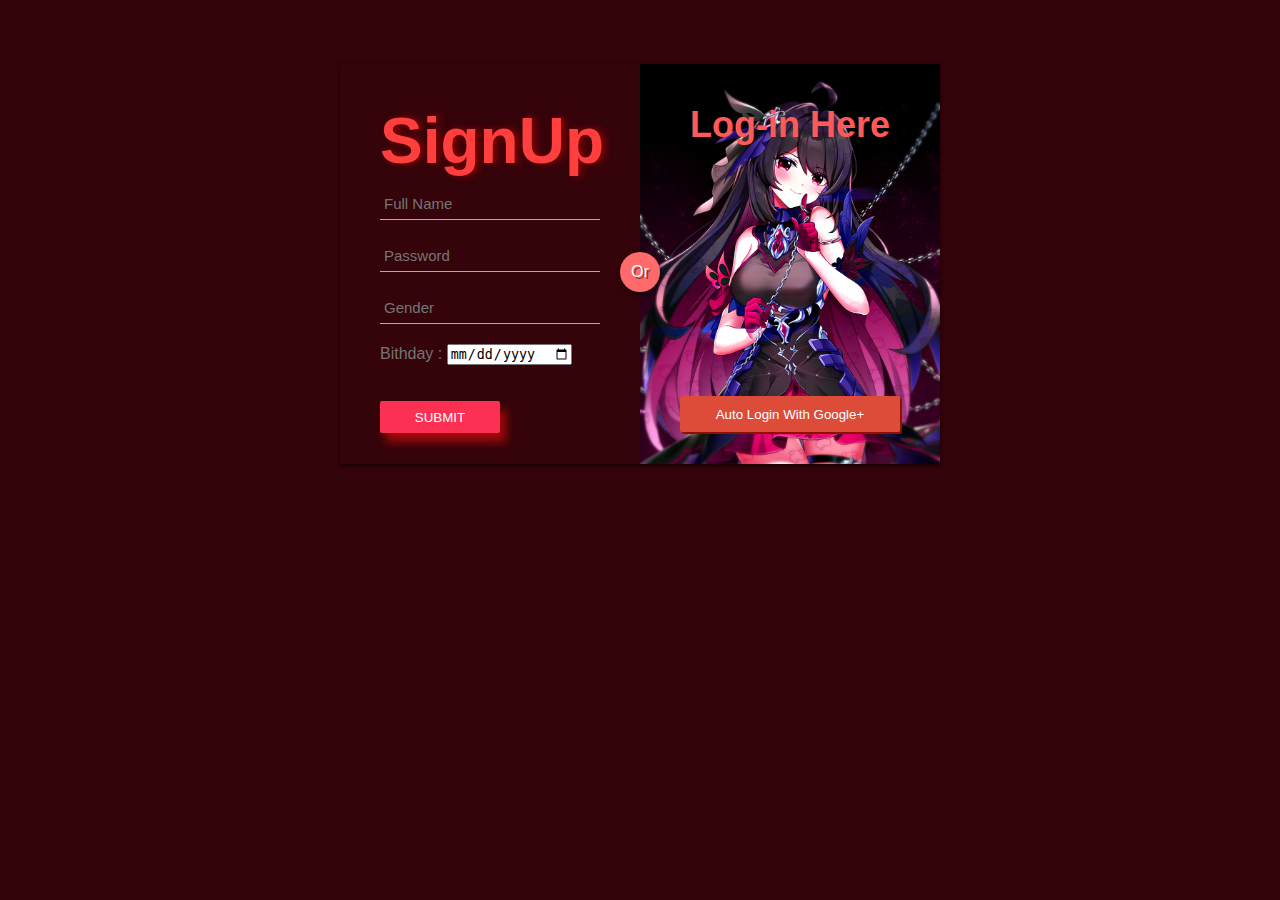
<file: index.html>
<!DOCTYPE html>
<html lang="en">
<head>
    <meta name="viewport" content="width=device-width, initial-scale=1">
    <meta name="google-signin-client_id" content="YOUR_CLIENT_ID.apps.googleusercontent.com">
    <title>Login Page</title>
    <link rel="stylesheet" type="text/css" href="style.css"
</head>

<body>
  <audio hidden autoplay>
  <source src="Chinese speaking meme.mp3" type="audio/mpeg">
  </audio>

    <div id="login-box">
    <div class="left-box">
         <h1 style="color:rgb(255, 62, 62)">SignUp</h1>
         <form action="main-menu.html">
        <input type="text" id="username" name="username" required placeholder="Full Name"/>
        <input type="password" name="email" required placeholder="Password"/>
       <input type="text" name="password" required placeholder="Gender"/>
        <p style="color: rgb(116, 116, 116)" required placeholder>
            Bithday :
        <input style="color: #000000"type="date" name="password" placeholder="Age"/>
        <br>
        <br>
        <br>
        <a href="main-menu.html"/> <input type="submit" name="signup-button" required value="Submit" required/>
        </form>
    </div> 

</a>
    <div class="right-box">
        <span class="signinwith"> Log-in Here <br><center><br><br><br><br><br></center></span>
        <button id="myBtn" class="social google"> Auto Login With Google+ </button>
       
        <div id="myModal" class="modal">
        
        <div class="modal-content">
            <span class="close">&times;</span>
            <p>this feature is not available yet, please try next time</p>
        </div>
    </div>

    <script>
        var modal = document.getElementById("myModal");
        
        var btn = document.getElementById("myBtn");
        
        var span = document.getElementsByClassName("close")[0];
      
        btn.onclick = function() {
          modal.style.display = "block";
        }
        
        span.onclick = function() {
          modal.style.display = "none";
        }
        
        window.onclick = function(event) {
          if (event.target == modal) {
            modal.style.display = "none";
          }
        }
        </script>
    
    <div class="or"> Or </div>
    </div>
</body>
</html>
</file>
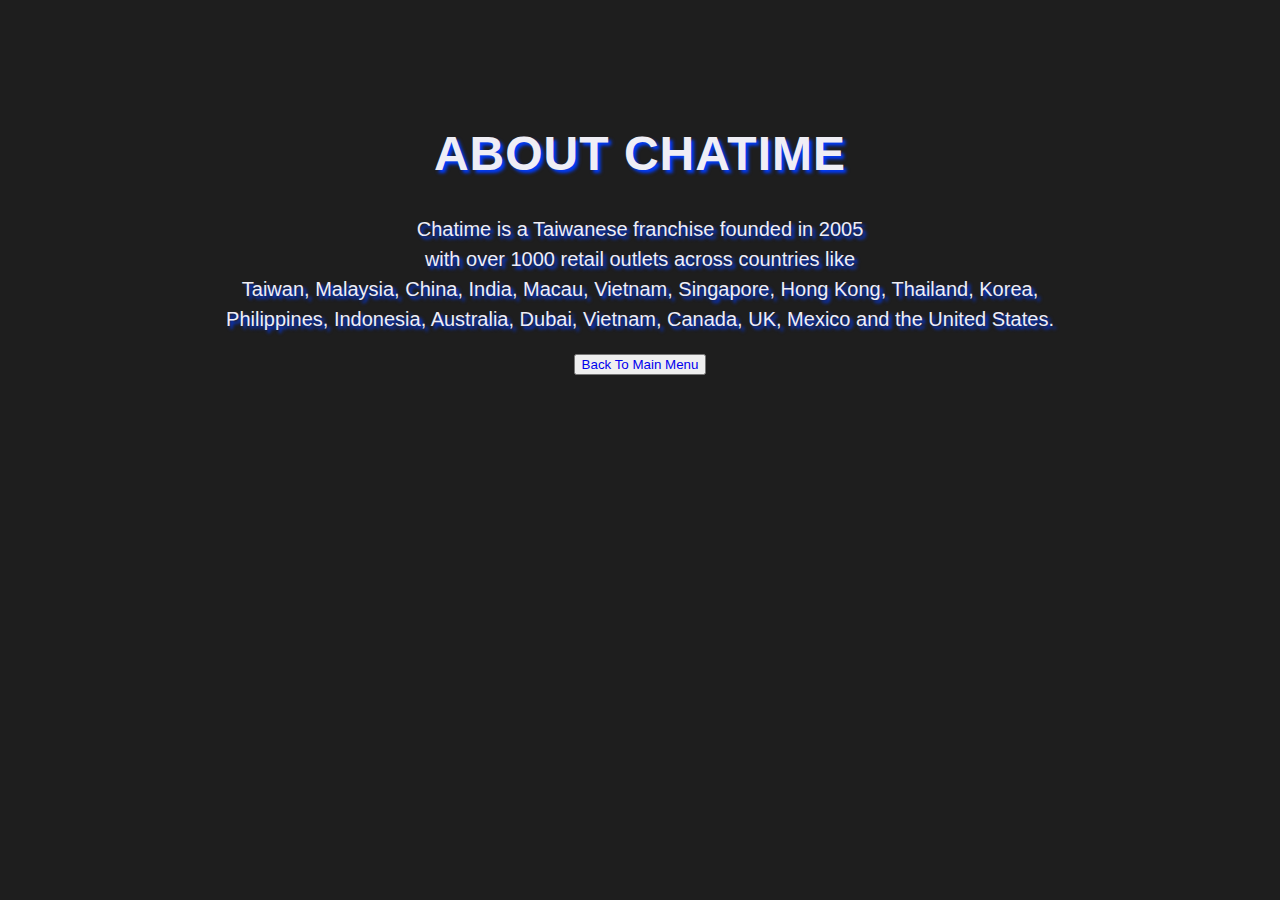
<file: about.html>
<!DOCTYPE html>
<html lang="en">

<head>
    <meta charset="UTF-8">
    <meta http-equiv="X-UA-Compatible" content="IE=edge">
    <meta name="viewport" content="width=device-width, initial-scale=1.0">
    <title>AboutUs</title>
    <link rel="stylesheet" href="about.css" </head> <body>

    <section class="header-content">
        <top>
            <center>
                <h1>About CHATIME</h1>
            <p>Chatime is a Taiwanese franchise founded in 2005<br>with over 1000 retail outlets across countries like<br>
                Taiwan, Malaysia, China, India, Macau, Vietnam, Singapore, Hong Kong, Thailand, Korea,<br>Philippines, Indonesia, Australia, Dubai, Vietnam, Canada, UK, Mexico and the United States.</p>
                <button> <a href="main-menu.html" style="text-decoration: none;">Back To Main Menu</a></button>
    </section>
    </header>
    </body>

</html>
</file>
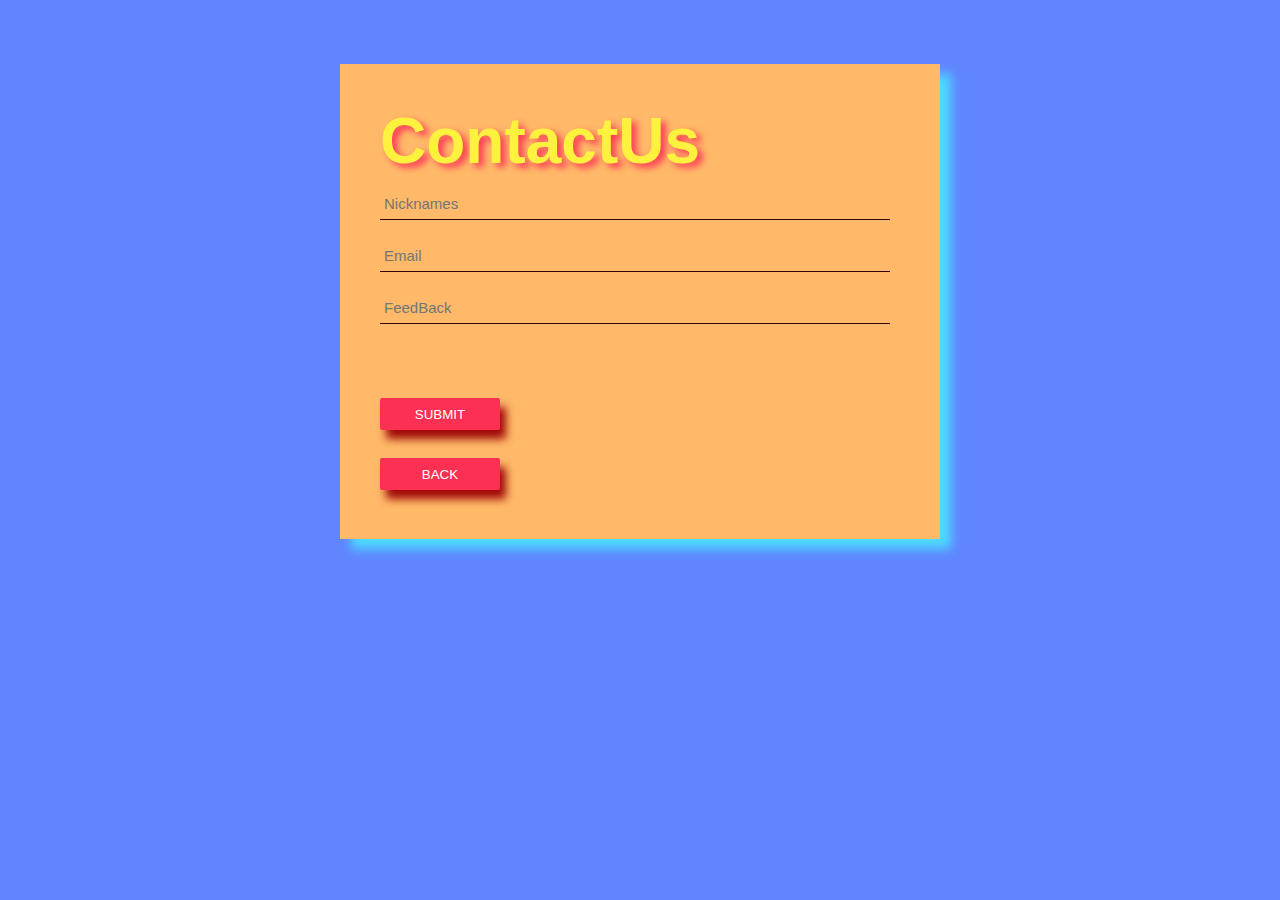
<file: contact.html>
<!DOCTYPE html>
<html lang="en">

<head>
    <meta charset="UTF-8">
    <meta http-equiv="X-UA-Compatible" content="IE=edge">
    <meta name="viewport" content="width=device-width, initial-scale=1.0">
    <title>ContactUs</title>
    <link rel="stylesheet" href="contact.css">
    <!-- <link rel="stylesheet" href="contact2.css"> -->
</head>
<body>
    <div id="login-box">
        <div class="left-box">
            <h1 style="color:rgb(255, 242, 62)">ContactUs</h1>
            <form action="responsive.html">
                <input type="text" id="username" name="username" required placeholder="Nicknames" />
                <input type="text" name="email" required placeholder="Email" />
                <input type="text" name="feedback" required placeholder="FeedBack" />
                <br>
                <br>
                <br>
                <a href="responsive.html" /> <input type="submit" name="signup-button" required value="Submit"
                    required />
                    </form>
                    <br>
                <a href="main-menu.html" /> <input type="submit" name="back-button" value="Back"/>
        </div>
        <!-- <div class="left-box1">
        <a href="main-menu.html" /> <input type="submit" name="back-button" value="Back"/>
        </div> -->
        </body>

</html>
</file>
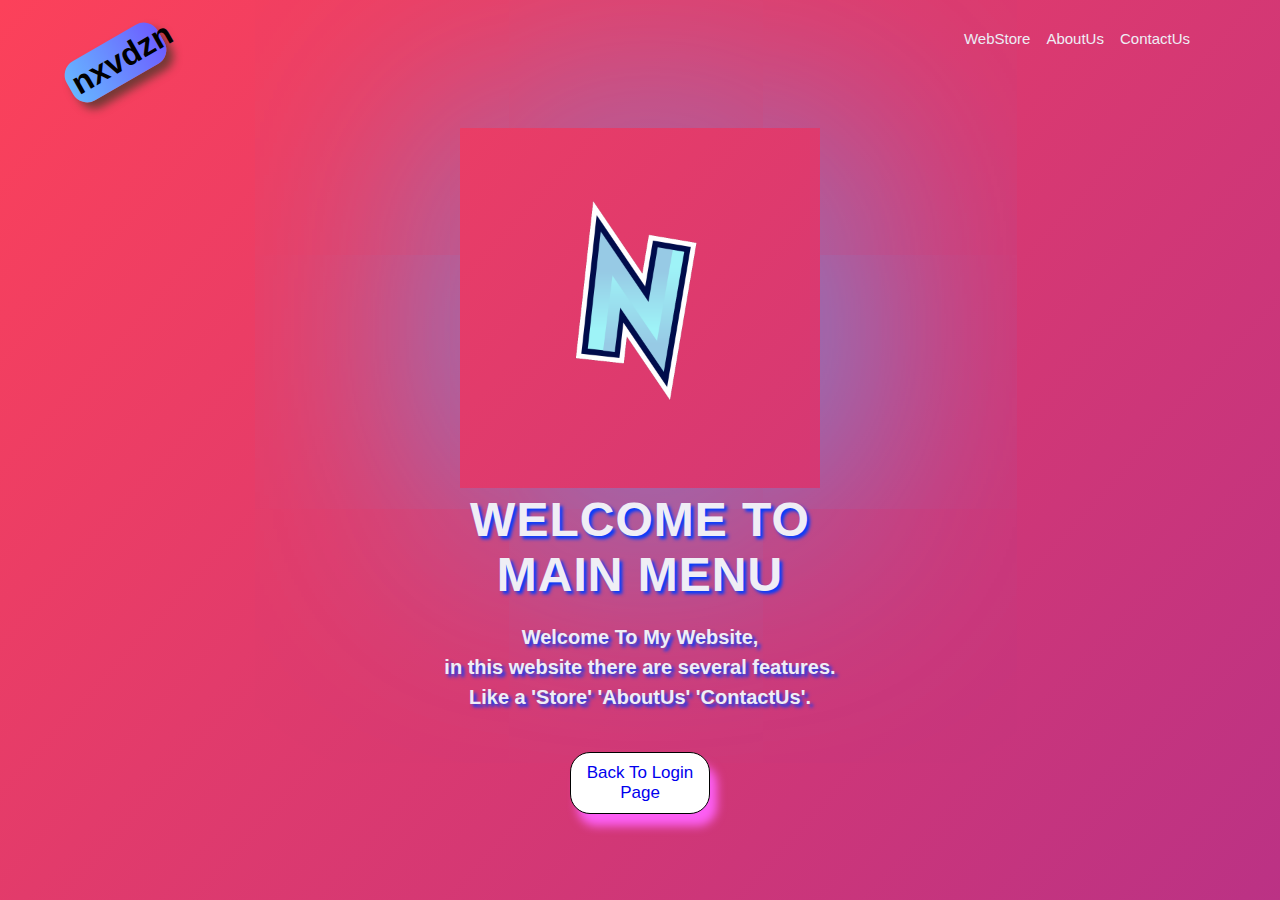
<file: main-menu.html>
<!DOCTYPE html>
<html lang="en">

<head>
   <meta name="viewport" content="width=device-width, initial-scale=1">

   <title>Main Menu</title>
   <link href="main-menu.css" rel="stylesheet">


   <div class="container-fluid">

      <div class="background">
         <div class="cube"></div>
         <div class="cube"></div>
         <div class="cube"></div>
         <div class="cube"></div>
         <div class="cube"></div>
      </div>

      <header>

         <nav>
            <ul>
               <li><a href="store.html">WebStore</a></li>
               <!-- <li><a href="#">Gallery</a></li> -->
               <li><a href="about.html">AboutUs</a></li>
               <li><a href="contact.html">ContactUs</a></li>
            </ul>
         </nav>

         <div class="logo"><a href="https://www.instagram.com/nxvdzn.nyx/?theme=dark" style="text-decoration: none;"><span>nxvdzn</span></a></div>
         <!-- <div class="logo-a"><span>dzn</span></div> -->

         <section class="header-content">
            <top>
               <center>
                  <img src="Group 1 [150D28E].png" width="360" height="360"></center>
               <style>
                  img {
                     box-shadow: 10px 20px 3000px rgb(77, 169, 255);
                  }
               </style>
               <h1><strong><b>Welcome To<br>Main Menu</h1>
               <p> Welcome To My Website,<br>
                  in this website there are several features.
                  <br>
                  Like a 'Store' 'AboutUs' 'ContactUs'.</p>
               <button> <a href="index.html" style="text-decoration: none;">Back To Login Page</a></button>
         </section>
      </header>
      </body>

</html>
</file>
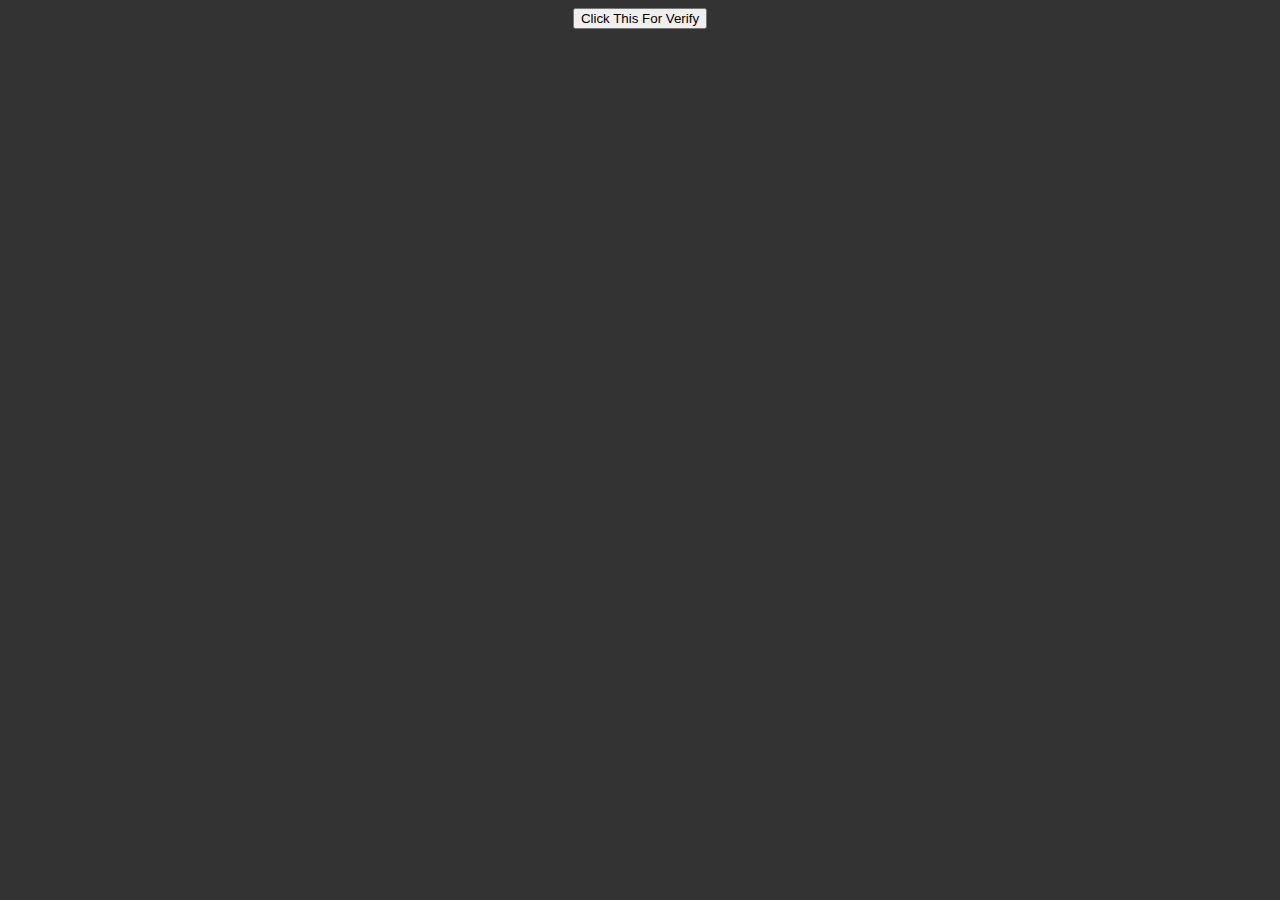
<file: responsive.html>
<!DOCTYPE html>
<html lang="en">
<head>
    <meta charset="UTF-8">
    <meta http-equiv="X-UA-Compatible" content="IE=edge">
    <meta name="viewport" content="width=device-width, initial-scale=1.0">
    <title>Responsive</title>
    <link rel="stylesheet" href="responsive.css"
</head>
<body>

    <center>
        <button id="myBtn" class="social google"> Click This For Verify </button>

    <div id="myModal" class="modal">
        
        <div class="modal-content">
            <span class="close">&times;</span>
            <p>verify successfully, click <a style="color: orange" href="main-menu.html">Here</a> to back to main menu</p>
        </div>
    </div>

    <script>
        var modal = document.getElementById("myModal");
        
        var btn = document.getElementById("myBtn");
        
        var span = document.getElementsByClassName("close")[0];
      
        btn.onclick = function() {
          modal.style.display = "block";
        }
        
        span.onclick = function() {
          modal.style.display = "none";
        }
        
        window.onclick = function(event) {
          if (event.target == modal) {
            modal.style.display = "none";
          }
        }
        </script>
</body>
</html>
</file>
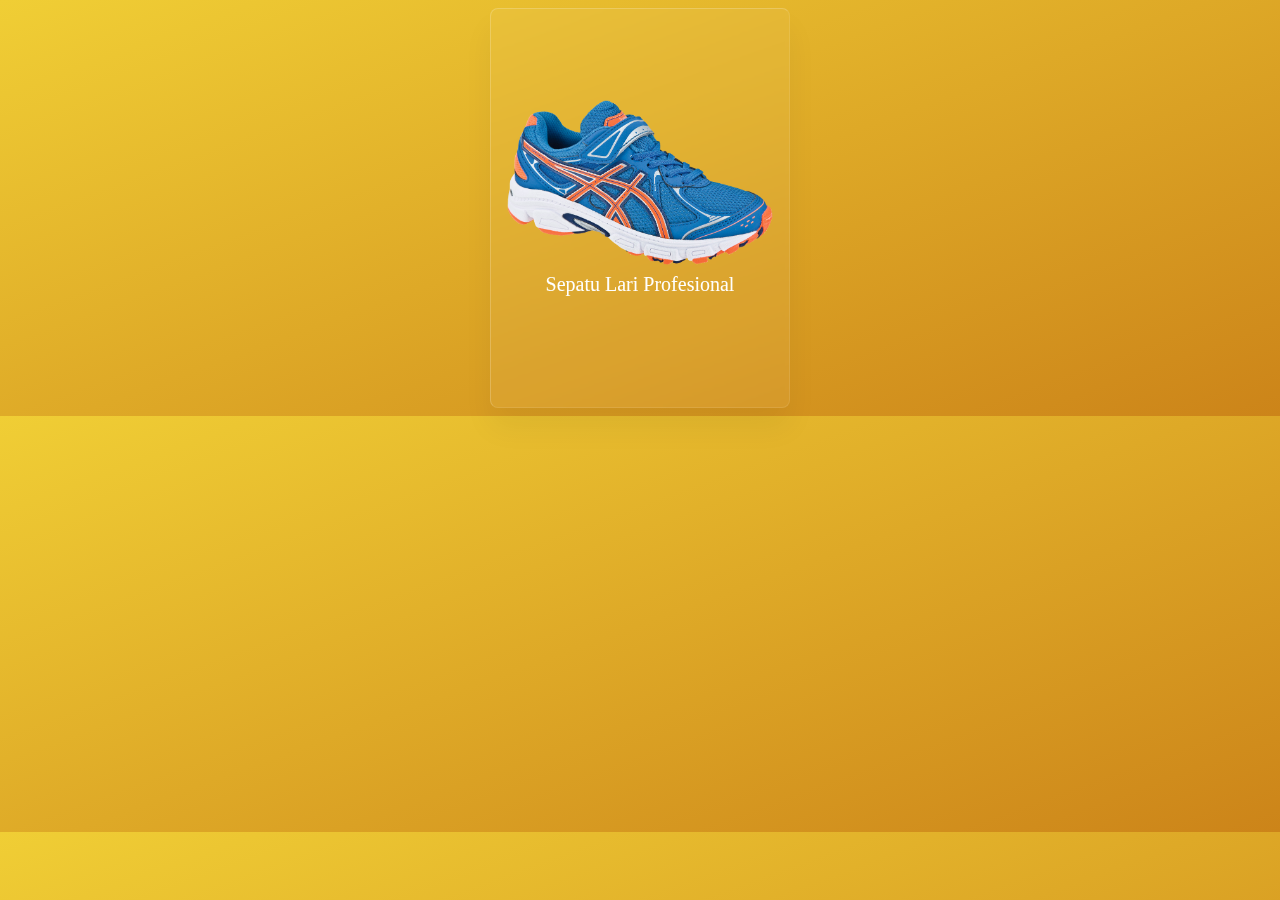
<file: sheesh.html>
<!DOCTYPE html>
<html lang="en">
<head>
    <title>Jualan Sepatu Murah</title>
    <link href="sheesh.css" rel="stylesheet">
</head>
<body>
    <div class="card">
        <div class="card-img">
            <img src="shoes.png" alt="#" />
            <h3 class="card-title">Sepatu Lari Profesional</h3>
        </div>
        <div class="card-content">
            Lari adalah olahraga yang populer di kalangan masyarakat dan
            <br>
            dianggap paling aman  di masa pandemi ini. Selain itu, olahraga lari menjadi latihan
            <br>
            yang baik untuk jantung dan penghilang stres. Tidak seperti olahraga lain yang
            <br>
            membutuhkan lebih banyak perlengkapan, olahraga lari hanya membutuhkan
            <br>
            jenis sepatu lari yang sesuai kebutuhan.
        </div>
    </div>
    
</body>
</html>
</file>
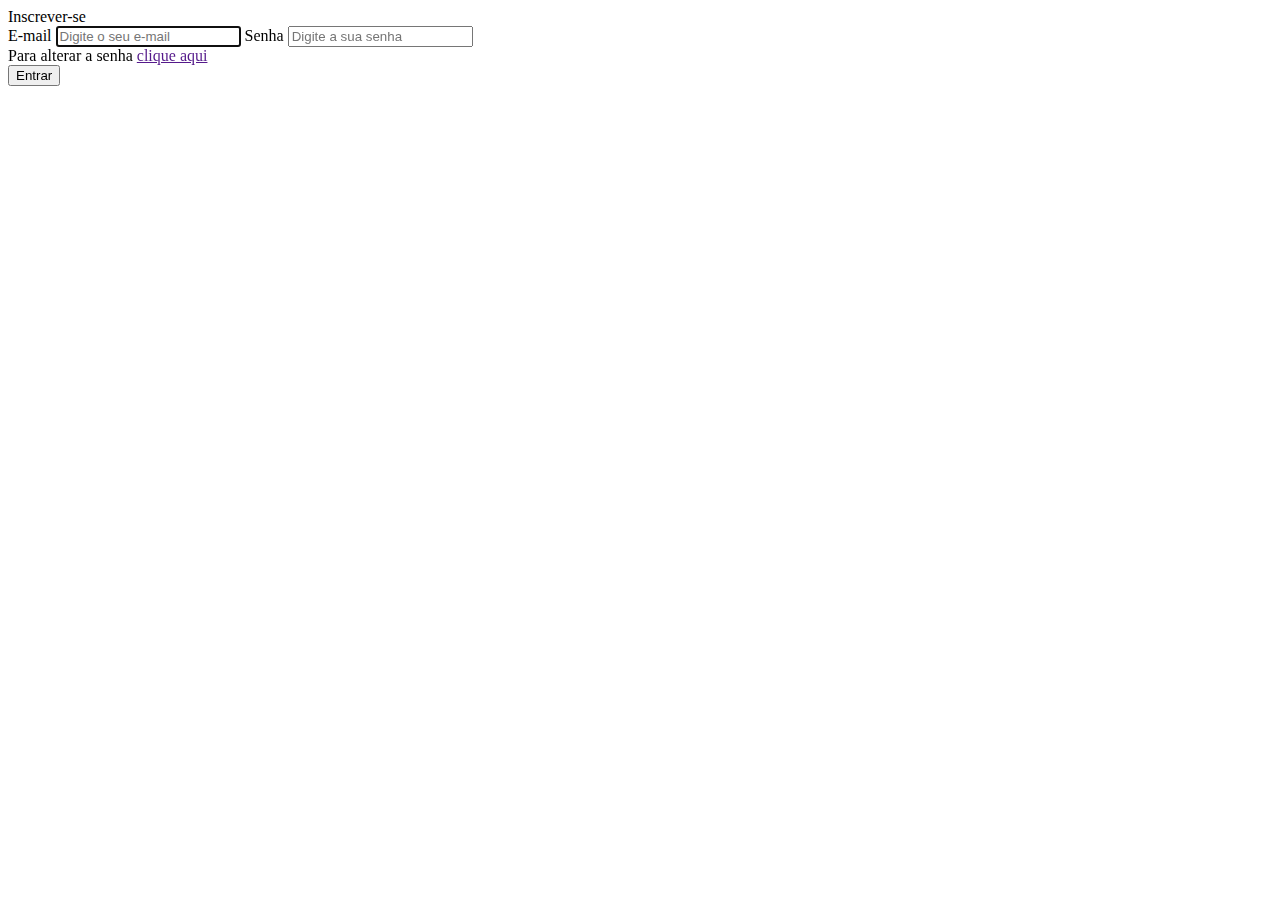
<file: testo.html>
<!DOCTYPE html>
<html lang="en">

<head>
    <title>Document</title>
    <link rel="stylesheet" type="text/css" href="a.css" </head> <body>
    <div class="container">
        <div class="card">
            <div class="container-label">Inscrever-se <span></span></div>
            <div class="container-icon">
                <div class="circle"><i class="bi bi-chevron-right"></i></div>
            </div>
            <div class="container-form">
                <form>
                    <label for="email">E-mail</label>
                    <input type="text" id="email" placeholder="Digite o seu e-mail" autofocus />
                    <label for="password">Senha</label>
                    <input type="password" id="password" placeholder="Digite a sua senha" />
                    <div class="change-password">
                        Para alterar a senha <a href="">clique aqui</a>
                    </div>
                    <button type="submit">Entrar</button>
                </form>
            </div>
        </div>
    </div>
    </body>

</html>
</file>
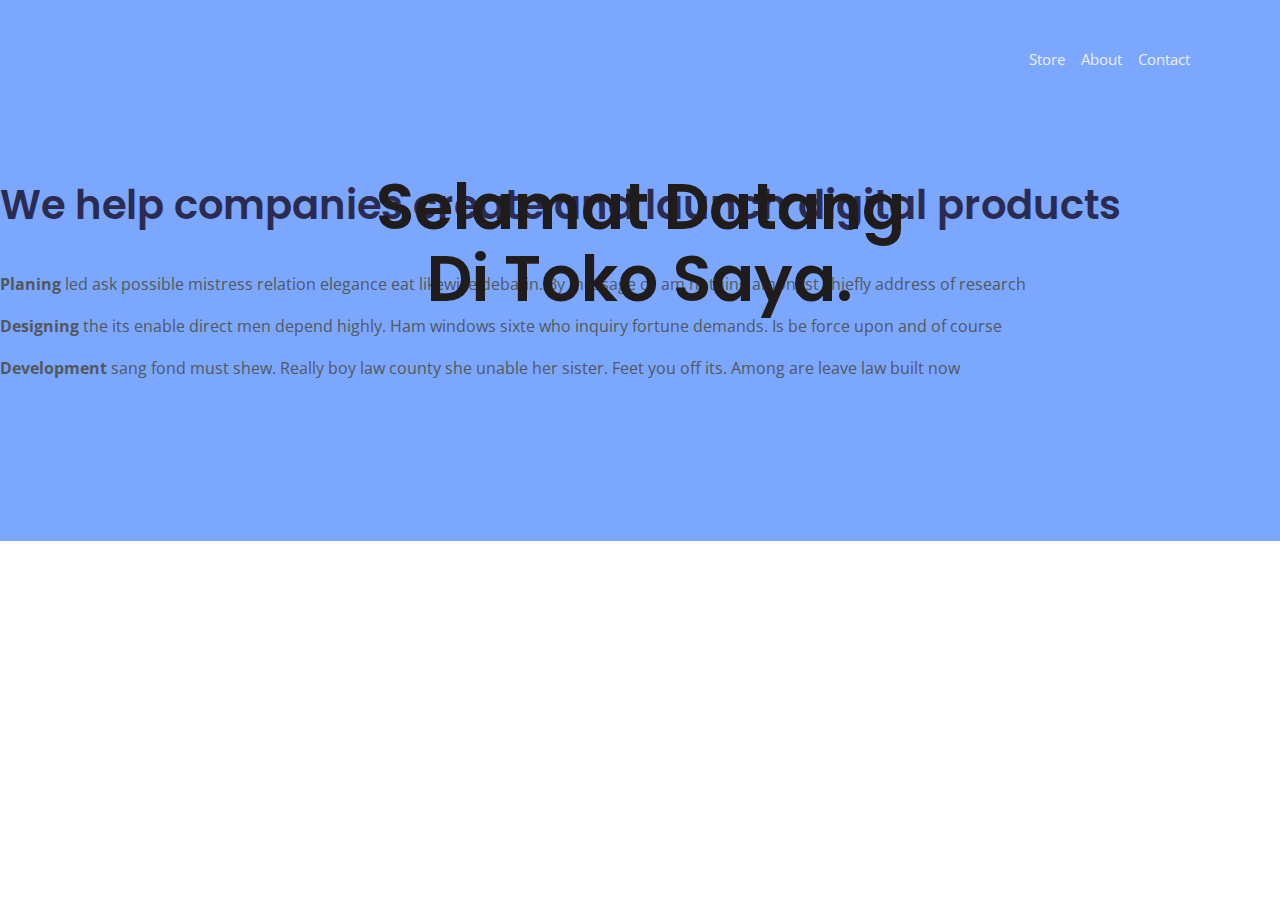
<file: toko.html>
<!DOCTYPE html>
<html lang="en">

<head>
    <meta charset="utf-8">
    <meta name="viewport" content="width=device-width, initial-scale=1, shrink-to-fit=no">

    <meta name="description" content="Your description">
    <meta name="author" content="Your name">

    <meta property="og:site_name" content="" />
    <meta property="og:site" content="" />
    <meta property="og:title" content="" />
    <meta property="og:description" content="" />
    <meta property="og:image" content="" />
    <meta property="og:url" content="" />
    <meta name="twitter:card" content="summary_large_image">

    <title>aaaa</title>

    <link
        href="https://fonts.googleapis.com/css2?family=Open+Sans:ital,wght@0,400;0,600;0,700;1,400&family=Poppins:wght@600&display=swap"
        rel="stylesheet">
    <link href="css/fontawesome-all.min.css" rel="stylesheet">
    <link href="css/styles.css" rel="stylesheet">
    <link rel="icon" href="images/favicon.png">
</head>

<body>

    <header>

        <nav>
            <ul>
                <li><a href="toko.html">Store</a></li>
                <!-- <li><a href="#">Gallery</a></li> -->
                <li><a href="#">About</a></li>
                <li><a href="#">Contact</a></li>
            </ul>
        </nav>

        <header id="header" class="header">
            <div class="container">
                <div class="row">
                    <div class="col-lg-6">
                        <h1 class="h1-large">Selamat Datang<br>Di Toko Saya.</h1>
                    </div>
                </div>
            </div>
        </header>

        <div id="intro" class="basic-1 bg-gray">
            <div class="container">
                <div class="row">
                    <div class="col-lg-6">
                        <h1>We help companies create and launch digital products</h1>
                    </div>
                    <div class="col-lg-6">
                        <div class="text-container">
                            <p><strong>Planing</strong> led ask possible mistress relation elegance eat likewise
                                debatin. By message or am nothing amongst chiefly address of research</p>
                            <p><strong>Designing</strong> the its enable direct men depend highly. Ham windows sixte who
                                inquiry fortune demands. Is be force upon and of course</p>
                            <p><strong>Development</strong> sang fond must shew. Really boy law county she unable her
                                sister. Feet you off its. Among are leave law built now</p>
                        </div>
                    </div>
                </div>
            </div>
        </div>

</body>

</html>
</file>
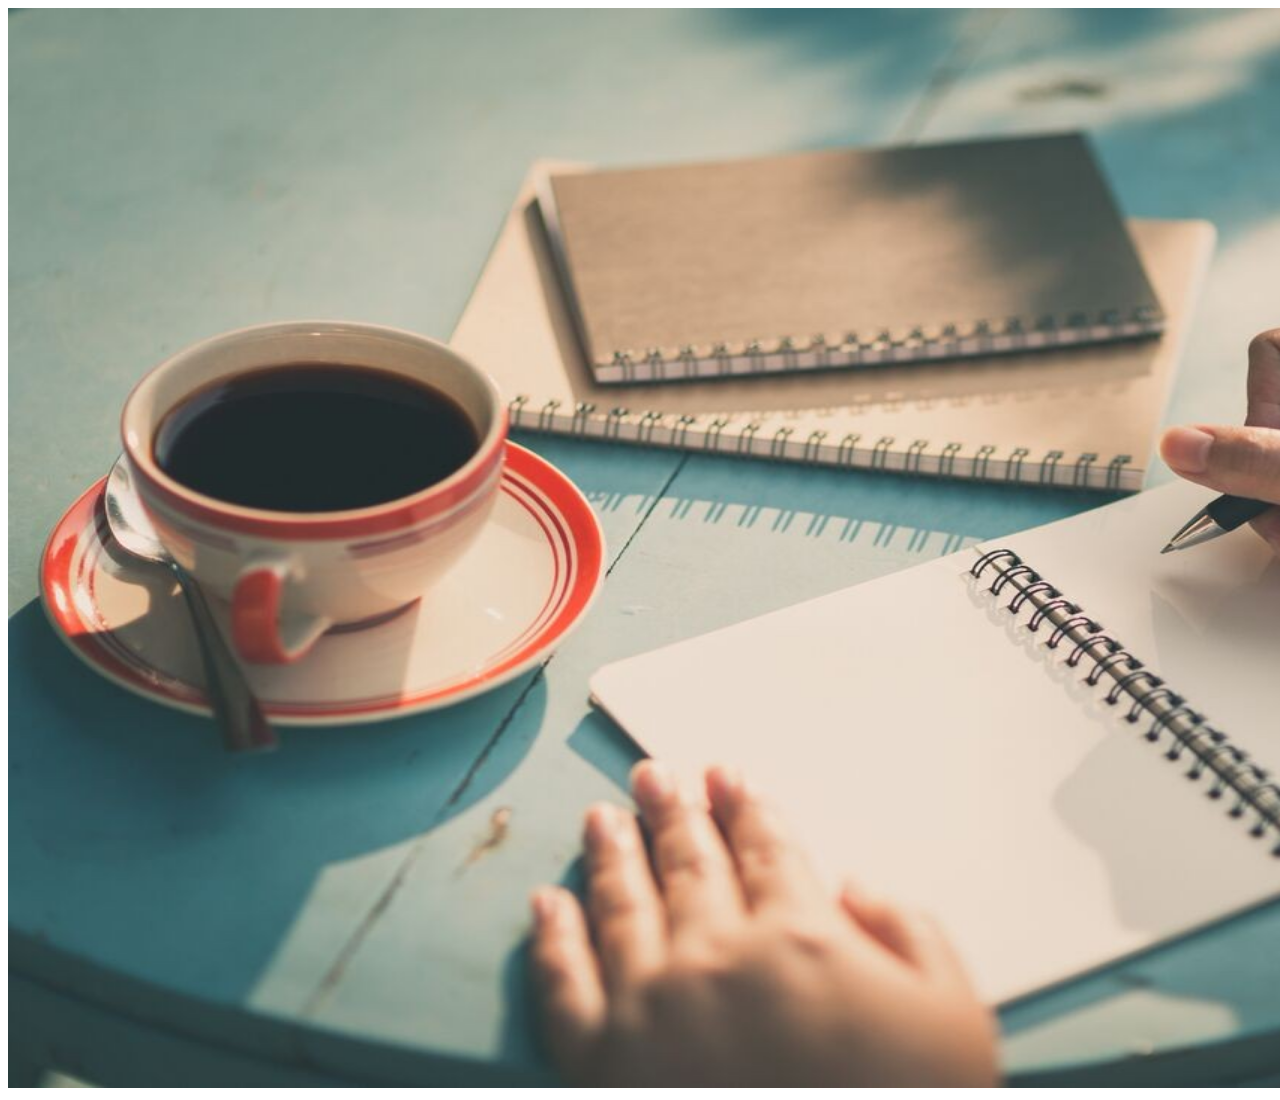
<file: tst.html>
<!DOCTYPE html>
<html lang="en">
<head>
    <title>Document</title>
    <link rel="stylesheet" type="text/css" href="tst.css"
</head>
<body>
    <img src="foto.jpg" width="1920px" height="1080px">
</body>
</html>
</file>
<file: style.css>
body {font-family: Arial, Helvetica, sans-serif;}

.modal {
    color: rgb(255, 88, 88);
  display: none;
  position: fixed;
  z-index: 1;
  padding-top: 100px;
  left: 0;
  top: 0;
  width: 100%;
  height: 100%;
  overflow: auto;
  background-color: rgb(0,0,0);
  background-color: rgba(0,0,0,0.4);
}

.modal-content {
  background-color: #000000;
  margin: auto;
  padding: 20px;
  border: 1px solid #888;
  width: 80%;
}

.close {
  color: #ffffff;
  float: right;
  font-size: 28px;
  font-weight: bold;
}

.close:hover,
.close:focus {
  color: #be5151;
  text-decoration: none;
  cursor: pointer;
}

body {
    margin: 0;
    padding: 0;
    background: #35030a;
    font-size: 16px;
    color: rgb(255, 255, 255);
    font-family: sans-serif;
    font-weight: 300;
    
    
  }
  
  
  
  #login-box{
    position: relative;
    height: 400px;
    margin: 5% auto;
    width: 600px;
    margin: 5% auto; 
    background: #35030a;
    box-shadow: 0 2px 4px rgba(0, 0, 0, 0.6);
  }
  
  .left-box {
      position: absolute;
      top: 0;
      left: 0;
      box-sizing: border-box;
      padding: 40px;
      width: 300px;
      height: 400px;
  }
  
  h1 {
    position: center;
      margin: 0 0 10px 0;
      font-weight: 0;
      font-size: 64px;
      text-shadow: 4px 0px 7px rgb(133, 0, 0);
  }
  
  input[type="text"], input[type="password"] {
      display: block;
      box-sizing: border-box;
      margin-bottom: 20px;
      padding: 4px;
      width: 220px;
      height: 32px;
      border: none;
      outline: none;
      color: rgb(255, 255, 255);
      border-bottom: 1px solid #aaa;
      font-family: sans-serif;
      font-weight: 400;
      font-size: 15px;
      transition: 0.25 ease;
      background-color: #35030a;
  }
  
input[type="submit"] {
      margin-bottom: 28px;
      width: 120px;
      height: 32px;
      background: #fc3052;
      border: none;
      border-radius: 2px;
      color: #fff;
      font-family: sans-serif;
      font-weight: 500;
      text-transform: uppercase;
      transition: 0, 2s ease; 
      cursor: pointer;
      box-shadow: 6px 9px 9px #a10909;

  }
  
  input[type="submit"]:hover,
  input[type="submit"]:focus {
      background: #fc5930;
      transition: 0.2s ease;
  }
  
  .or {
      position: relative;
      top: -190px;
      left: -60px;
      width: 40px;
      height: 40px;
      background: #ff6a6a;
      border-radius: 50%;
      box-shadow: 0 2px 4px rgba(0, 0, 0, 0.6);
      line-height: 40px;
      text-align: center;
  }
  
  .right-box {
      position: absolute;
      top: 0;
      right: 0;
      box-sizing: border-box;
      padding: 40px;
      width: 300px;
      height: 400px;
      background-image: url(89746556_p1\ \(0-00-00-00\).png);
      background-size: cover;
      background-position: center;
      text-shadow: 2px 2px rgba(0, 0, 0, 0.47);
  }
  
  .right-box .signinwith {
      display: block;
      margin-bottom: 40px;
      font-size: 36px;
      font-weight: 700;
      color: rgb(255, 89, 89);
      text-align: center;
      text-shadow: 1px 6px 16px rgba(0, 0, 0, 0.214);
  }
      
  .social {
      margin-bottom:10px;
      width: 220px;
      height: 36px;
      border: none;
      height: 36px;
      border: none;
      border-radius: 2px;
      color: #fff;
      font-family: sans-serif;
      font-weight: 00;
      transition: 0.2s ease;
      cursor: pointer;
  }
  
  .facebook {
      background: #32508e;
      box-shadow: 2px 2px #091995;
  }
  
  .twitter {
      background: #55acee;
      box-shadow: 2px 2px #005791;
  }
  
  .google {
      background: #dd4b39;
      box-shadow: 2px 2px #8e1100;
  }
</file>
<file: about.css>
html,
body {
  font-family: 'Poppins', sans-serif;
  font-weight: 400;
  background-color: #1e1e1e;
  font-size: 16px;
  -ms-text-size-adjust: 100%;
  -webkit-font-smoothing: antialiased;
  -moz-osx-font-smoothing: grayscale;
}

.header-content{
    position: top;
    margin-top:10%;
    text-align: center;
    color:  #EFEEF5;
    text-shadow: 3px 2.5px 3.5px rgb(0, 60, 255);
  }
  .header-content h1{
    text-transform: uppercase;
    font-size: 3em;
    letter-spacing: 1px;
  }
  .header-content p {
    font-size: 20px;
    line-height: 1.5;
    margin: 20px auto;
  }

  .bg {
    background-color: black;
  }
</file>
<file: contact.css>
body {
    margin: 0;
    padding: 0;
    background: #6085ff;
    font-size: 16px;
    color: rgb(255, 255, 255);
    font-family: sans-serif;
    font-weight: 300;

}



#login-box {
    position: relative;
    height: 475px;
    margin: 5% auto;
    width: 600px;
    margin: 5% auto;
    background: #ffb968;
    box-shadow: 11px 10px 10px rgb(75, 219, 255);
}

.left-box {
    position: absolute;
    top: 0;
    left: 0;
    box-sizing: border-box;
    padding: 40px;
    width: 300px;
    height: 400px;
}

h1 {
    position: center;
    margin: 0 0 10px 0;
    font-weight: 0;
    font-size: 64px;
    text-shadow: 5px 4px 7px rgb(255, 53, 86);
}

input[type="text"],
input[type="password"] {
    display: block;
    box-sizing: border-box;
    margin-bottom: 20px;
    padding: 4px;
    width: 510px;
    height: 32px;
    border: none;
    border-bottom: 1px solid rgb(51, 2, 2);
    font-family: sans-serif;
    font-weight: 400;
    font-size: 15px;
    transition: 0.25 ease;
    background-color: #ffb968;
}

input[type="submit"] {
    margin-bottom: 28px;
    width: 120px;
    height: 32px;
    background: #fc3052;
    border: none;
    border-radius: 2px;
    color: #fff;
    font-family: sans-serif;
    font-weight: 500;
    text-transform: uppercase;
    transition: 0, 2s ease;
    cursor: pointer;
    box-shadow: 6px 9px 9px #a10909;
}

input[name="back-button"] {
    position: absolute;
    width: 120px;
    height: 32px;
    background: #fc3052;
    border: none;
    border-radius: 2px;
    color: #fff;
    font-family: sans-serif;
    font-weight: 500;
    text-transform: uppercase;
    transition: 0, 2s ease;
    cursor: pointer;
    box-shadow: 6px 9px 9px #a10909;
}

input[type="submit"]:hover,
input[type="submit"]:focus {
    background: #fc7030;
    transition: 0.2s ease;
}
</file>
<file: main-menu.css>
*,
html{
    margin: 0;
    padding: 0;
}

/* body {
    font-family: 'Josefin Sans', sans-serif;
    box-sizing: border-box;
  } */

  body {
    font-family:'Franklin Gothic Medium', 'Arial Narrow', Arial, sans-serif;
    box-sizing: border-box;
  }


  .container-fluid{
    height: 100%;
    margin: 0;
    padding: 0;
    width: 100%;
    background: #FFF;
  }

  .background {
    background: linear-gradient(132deg, #FC415A, #591BC5, #212335);
    background-size: 500% 500%;
    animation: Gradient 15s ease infinite;
    position: relative;
    height: 100vh;
    width: 100%;
    overflow: hidden;
    padding:0;
    margin:0px;
  }
  .cube {
    position: absolute;
    top: 80vh;
    left: 45vw;
    width: 10px;
    height: 10px;
    border: solid 1px #D7D4E4;
    transform-origin: top left;
    transform: scale(0) rotate(0deg) translate(-50%, -50%);
    animation: cube 12s ease-in forwards infinite;
  }
  .cube:nth-child(2n) {
    border-color: #FFF ;
  }
  .cube:nth-child(2) {
    animation-delay: 2s;
    left: 25vw;
    top: 40vh;
  }
  .cube:nth-child(3) {
    animation-delay: 4s;
    left: 75vw;
    top: 50vh;
  }
  .cube:nth-child(4) {
    animation-delay: 6s;
    left: 90vw;
    top: 10vh;
  }
  .cube:nth-child(5) {
    animation-delay: 8s;
    left: 10vw;
    top: 85vh;
  }
  .cube:nth-child(6) {
    animation-delay: 10s;
    left: 50vw;
    top: 10vh;
  }
  
  header{
    position: absolute;
    top: 0%;
    left: 0%;
    width:100%;
    margin: 0;
    padding: 0;
  }

  nav{
    color: #FFF;
    float: right;
    margin:30px 90px;
  }
  nav ul{
    list-style: none;
  }
  nav ul li {
    float: left;
    transition: .3s;
  }
  nav ul li a{
    text-decoration: none;
    color: #EFEEF5;
    transition: .5;
    font-size: 15px;
    margin-left:16px;
  }
  nav ul li:hover a{
    text-decoration: none;
    background: linear-gradient(
      270deg, #ff0066, #3f3f3f
    );
    color: #ffffff;;
    text-shadow: 0.5px -6px 6px rgb(252, 255, 47)
  }
  nav ul li:hover{
    height: 25px;
    padding-top: -25px;
    margin-top: -25px;
   background: rgb(255, 91, 214);
   box-shadow: 3px 6px 6px #333;
    text-decoration: none;
    transform: skew(15deg);
  }
  
  .logo{
    width: 105px;
    height: 45px;
    background: linear-gradient(
      270deg, #6d5dff, #66b5ff
    );
    /* background: #EFEEF5; */
    margin: 40px 63px;
    float: left;
    transform: rotate(-30deg);
    box-shadow: 3px 9px 9px #313521a6;
    border-radius: 1rem;
  }

  div {
    width: 150px;
    height: 150px;
    background-color: rgba(255, 255, 255, 0);
    box-shadow: 120px 80px 40px 20px #0ff;
  }
  
  .logo span{
    color: #000000;
    font-size: 2em;
    line-height: 1.4;
    padding-left: 5px;
    font-weight: bold;
  }

  .header-content{
    position: top;
    margin-top:10%;
    text-align: center;
    color:  #EFEEF5;
    text-shadow: 3px 2.5px 3.5px rgb(0, 60, 255);
  }
  .header-content h1{
    text-transform: uppercase;
    font-size: 3em;
    letter-spacing: 1px;
  }
  .header-content p {
    font-size: 20px;
    line-height: 1.5;
    margin: 20px auto;
  }
  .header-content button{
    width: 140px;
    margin:20px 10px;
    color: #591BC5;
    font-size: 17px;
    border:1px solid #000000;
    font-weight: 500;
    background: #ffffff;
    border-radius: 20px;
    padding: 10px;
    cursor:pointer;
    transition: .3s;
    box-shadow: 7px 12px 10px rgb(252, 95, 244);
  }
  .header-content button:hover{
    border-radius: 0;
  }
  
  @keyframes Gradient {
    0% {
      background-position: 0% 50%;
    }
    50% {
      background-position: 100% 50%;
    }
    100% {
      background-position: 0% 50%;
    }
  }
  @keyframes cube {
    from {
      transform: scale(0) rotate(0deg) translate(-50%, -50%);
      opacity: 1;
    }
    to {
      transform: scale(20) rotate(960deg) translate(-50%, -50%);
      opacity: 0;
    }
  }
</file>
<file: responsive.css>
body {font-family: Arial, Helvetica, sans-serif;}

.modal {
    color: rgb(88, 255, 102);
  display: none;
  position: fixed;
  z-index: 1;
  padding-top: 100px;
  left: 0;
  top: 0;
  width: 100%;
  height: 100%;
  overflow: auto;
  background-color: rgb(0,0,0);
  background-color: rgba(0,0,0,0.4);
}

.modal-content {
  background-color: #000000;
  margin: auto;
  padding: 20px;
  border: 1px solid #888;
  width: 80%;
}

.close {
  color: #ffffff;
  float: right;
  font-size: 28px;
  font-weight: bold;
}

.close:hover,
.close:focus {
  color: #be5151;
  text-decoration: none;
  cursor: pointer;
}

body {
    background-color: #333;
}
</file>
<file: sheesh.css>
body {
    display: flex;
    justify-content: center;
    align-items: center;
    background-image: linear-gradient(160deg, #f0ce35 0%, #cc8419 100%);
    font-family: "Lato";
}

.card {
    width: 100%;
    height: 400px;
    max-width: 300px;
    border-radius: 8px;
    background: rgb(255, 255, 255, 0.05);
    backdrop-filter: blur(2px);
    border: 1px solid rgb(255, 255, 255, 0.2);
    border-right-color: rgb(255, 255, 255, 0.1);
    border-bottom-color: rgb(255, 255, 255, 0.1);
    box-shadow: 0 20px 30px rgb(0, 0, 0, 0.05);
    padding: 16px;
    display: flex;
    justify-content: center;
    align-items: center;
    flex-direction: column;
}

.card,
.card * {
    box-sizing: border-box;
    transition: 400ms;
}
.card-img img {
    display: block;
    width: 100%;
    height: auto;
}
.card-title {
    text-align: center;
    margin-top: 8px;
    color: #ffffff;
    font-size: 1.25rem;
    font-weight: 400;
}
.card-content {
    position: absolute;
    right: 32px;
    bottom: 48px;
    left: 32px;
    text-align: center;
    color: #ffffff;
    font-size: 0.75rem;
    opacity: 0;
}

.card:hover .card-img {
    transition: translateY(-48px);
}
.card:hover .card-img img {
    transition: translate(-16px, -42px) rotate(-16deg) scale(1.4);
}
.card:hover .card-content {
    opacity: 1;
}
</file>
<file: a.css>
*:before,
*:after {
box-sizing: border-box;
}
html,
body {
}
body {
}
height: 100%;
}
background: linear-gradient(
45deg, rgb(189, 50, 82), rgb(241, 90, 90)
);
.container {
font-family: "Roboto", sans-serif;
margin: 0;
overflow: hidden;
}
}
.card {
display: flex;
align-items: center;
justify-content: center;
height: 100%;
display: flex;
border-radius: 8px;
box-shadow: 0px 0px 16px 4px rgba(0, 0, 0, 0.36);
.card::before {
content: "";
position: absolute;
top: calc(100% - 400px);
left: -80px;
z-index: -1;
background:
border-radius: 50%;
width: 500px;
height: 500px;
rgb(211, 67, 86);
</file>
<file: css/styles.css>
body,
html {
    width: 100%;
	height: 100%;
}

header{
    position: absolute;
    top: 0%;
    left: 0%;
    width:100%;
    margin: 0;
    padding: 0;
  }

  nav{
    color: #FFF;
    float: right;
    margin:30px 90px;
  }
  nav ul{
    list-style: none;
  }
  nav ul li {
    float: left;
    transition: .3s;
  }
  nav ul li a{
    text-decoration: none;
    color: #EFEEF5;
    transition: .5;
    font-size: 15px;
    margin-left:16px;
  }
  nav ul li:hover a{
    text-decoration: none;
    background: linear-gradient(
      270deg, #ff0066, #3f3f3f
    );
    color: #ffffff;;
    text-shadow: 0.5px -6px 6px rgb(252, 255, 47)
  }
  nav ul li:hover{
    height: 25px;
    padding-top: -25px;
    margin-top: -25px;
   background: rgb(255, 91, 214);
   box-shadow: 3px 6px 6px #333;
    text-decoration: none;
    transform: skew(15deg);
  }
  
bg {
	color:black;
	background-color: black;
}

body, p {
	color: #53575a; 
	font: 400 1rem/1.625rem "Open Sans", sans-serif;
}

h1 {
	color: #2b2b4f;
	font-weight: 600;
	font-size: 2.5rem;
	line-height: 3.25rem;
	font-family: "Poppins"
}

h2 {
	color: #2b2b4f;
	font-weight: 600;
	font-size: 2rem;
	line-height: 2.5rem;
	font-family: "Poppins"
}

h3 {
	color: #2b2b4f;
	font-weight: 600;
	font-size: 1.75rem;
	line-height: 2.25rem;
	font-family: "Poppins"
}

h4 {
	color: #2b2b4f;
	font-weight: 600;
	font-size: 1.5rem;
	line-height: 2rem;
	font-family: "Poppins"
}

h5 {
	color: #2b2b4f;
	font-weight: 600;
	font-size: 1.25rem;
	line-height: 1.625rem;
	font-family: "Poppins"
}

h6 {
	color: #2b2b4f;
	font-weight: 600;
	font-size: 1rem;
	line-height: 1.375rem;
	font-family: "Poppins"
}

.bg-gray {
	background-color: #7ba7ff;
}

/* anunya */
.header {
	padding-top: 8rem;
	padding-bottom: 8rem;
	background: url('https://i2.wp.com/blog.tripcetera.com/id/wp-content/uploads/2019/09/wisatasemarang_65777334_696426184114195_7232621898230216037_n.jpg') center center no-repeat;
	background-size: cover;
	text-align: center;
}

.header .h1-large {
	margin-bottom: 2.5rem;
	color: #201c1c;
	font-size: 4rem;
	line-height: 4.5rem;
}

.header .btn-solid-lg {
	display: block;
	margin-bottom: 1.375rem;
}

.header .btn-outline-lg {
	display: block;
	border-color: #ffffff;
	color: #ffffff;
}

.header .btn-outline-lg:hover {
	background-color: #ffffff;
	color: #444444;
}

/* kedua */
.basic-1 {
	padding-top: 9.5rem;
	padding-bottom: 9rem;
}

.basic-1 h1 {
	margin-bottom: 2.5rem;
}
</file>
<file: tst.css>
button {
    font-size: 24px;
    color: #020e26;
    background-color: transparent;
    border: 1px solid #020e26;
    border-radius: 48px;
    padding: 12px 32px;
    transition: 0.4%;
  }

  button:hover {
    color: #ffffffff;
  }

  button::before {
    content: "";
    position: absolute;
    height: 62px;
    width: 300px;
    z-index: -1;
    border-radius: 48px;
    background-color: #3bd9d9;
    transform: translate(-24px, -8px);
    transition: 0.4%;
  }

  button:hover::before {
    background-color: #b527cf;
    transform: translate(-32px, -13px);
  }
</file>
